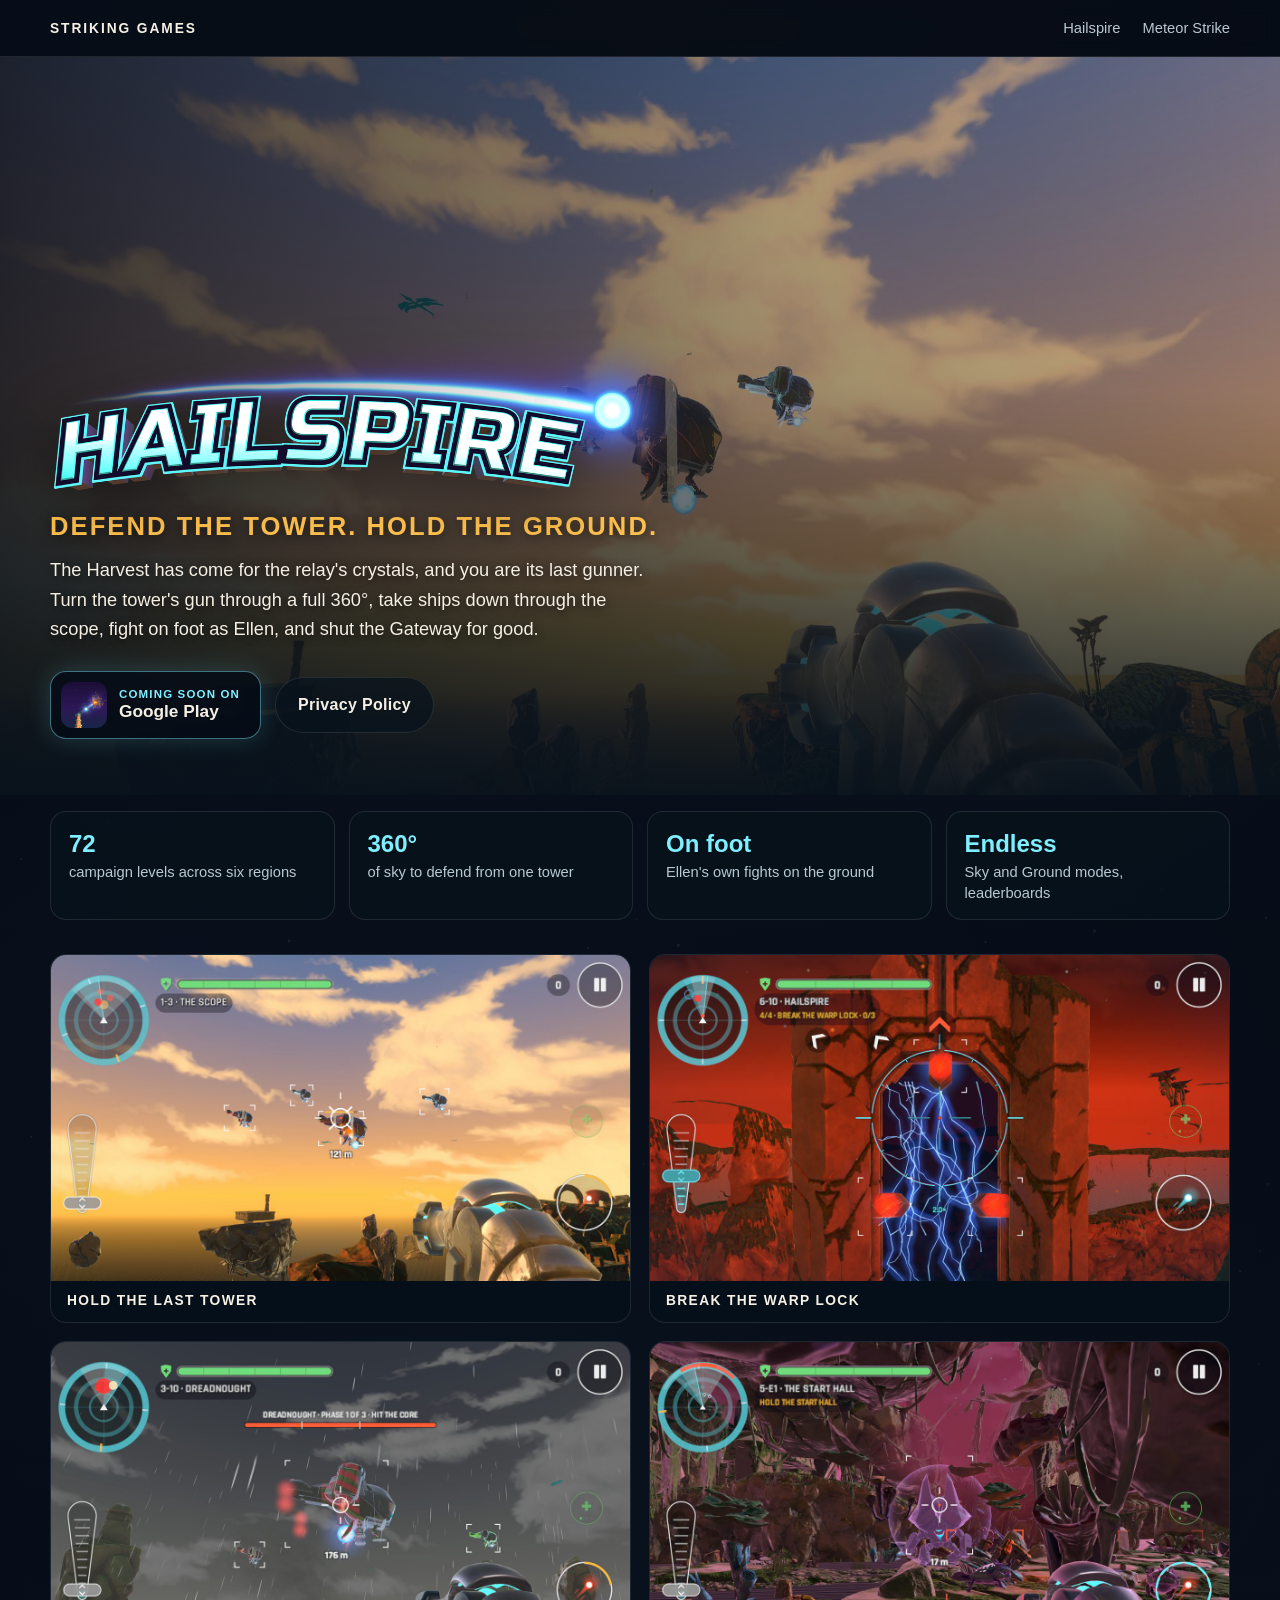
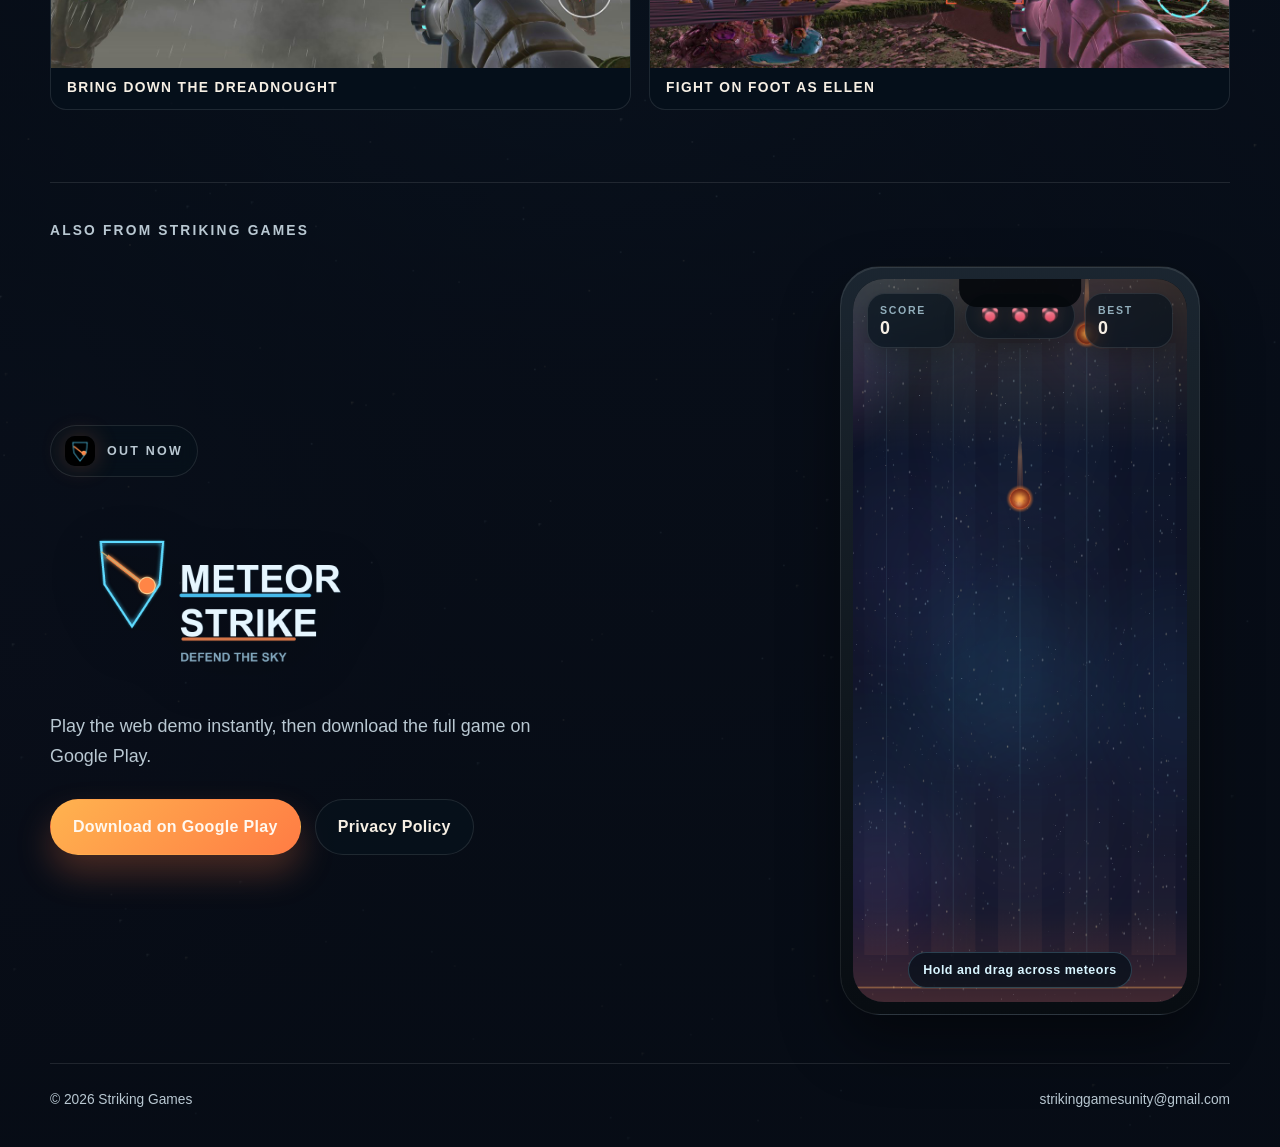
<file: index.html>
<!DOCTYPE html>
<html lang="en">
  <head>
    <meta charset="UTF-8" />
    <meta name="viewport" content="width=device-width, initial-scale=1" />
    <title>Striking Games | Hailspire, coming soon</title>
    <meta
      name="description"
      content="Hailspire, a 360° turret shooter from Striking Games, is coming soon to Google Play. Hold the last tower against the Harvest."
    />
    <meta name="theme-color" content="#08121c" />
    <meta property="og:title" content="Hailspire: coming soon to Google Play" />
    <meta property="og:description" content="Hold the last tower against the Harvest. A 360° turret shooter from Striking Games." />
    <meta property="og:image" content="https://strikinggames.github.io/assets/hailspire_og.jpg" />
    <meta property="og:type" content="website" />
    <link rel="icon" type="image/png" href="assets/hailspire_icon.png" />
    <link rel="stylesheet" href="styles.css" />
  </head>
  <body>
    <header class="studio-bar">
      <div class="studio-bar__inner">
        <span class="studio-bar__name">Striking Games</span>
        <nav class="studio-bar__nav" aria-label="Games">
          <a href="#hailspire">Hailspire</a>
          <a href="#meteor-strike">Meteor Strike</a>
        </nav>
      </div>
    </header>

    <section class="hs-hero" id="hailspire" aria-label="Hailspire, coming soon">
      <div class="hs-hero__inner">
        <img class="hs-hero__logo" src="assets/hailspire_logo.png" alt="Hailspire" />
        <p class="hs-hero__tagline"><span>Defend the tower.</span> <span>Hold the ground.</span></p>
        <p class="hs-hero__lead">
          The Harvest has come for the relay's crystals, and you are its last gunner. Turn the tower's gun through a
          full 360°, take ships down through the scope, fight on foot as Ellen, and shut the Gateway for good.
        </p>
        <div class="hs-hero__actions">
          <span class="hs-soon">
            <img class="hs-soon__icon" src="assets/hailspire_icon.png" alt="" />
            <span class="hs-soon__text"><small>Coming soon on</small>Google Play</span>
          </span>
          <a class="cta cta--secondary" href="https://strikinggames.github.io/hailspire-privacy/">Privacy Policy</a>
        </div>
      </div>
    </section>

    <main class="page page--stack">
      <section class="hs-facts" aria-label="What is in Hailspire">
        <div class="hs-fact"><strong>72</strong><span>campaign levels across six regions</span></div>
        <div class="hs-fact"><strong>360°</strong><span>of sky to defend from one tower</span></div>
        <div class="hs-fact"><strong>On foot</strong><span>Ellen's own fights on the ground</span></div>
        <div class="hs-fact"><strong>Endless</strong><span>Sky and Ground modes, leaderboards</span></div>
      </section>

      <section class="hs-shots" aria-label="Hailspire screenshots">
        <figure class="hs-shot">
          <img src="assets/hailspire_shot_1.jpg" alt="The tower's gun aiming at incoming ships under a golden sky" loading="lazy" />
          <figcaption>Hold the last tower</figcaption>
        </figure>
        <figure class="hs-shot">
          <img src="assets/hailspire_shot_2.jpg" alt="Three red crystals and blue lightning holding the Gateway's door open" loading="lazy" />
          <figcaption>Break the warp lock</figcaption>
        </figure>
        <figure class="hs-shot">
          <img src="assets/hailspire_shot_3.jpg" alt="The Dreadnought flying through a storm" loading="lazy" />
          <figcaption>Bring down the Dreadnought</figcaption>
        </figure>
        <figure class="hs-shot">
          <img src="assets/hailspire_shot_4.jpg" alt="Ellen on foot, facing creatures in a temple hall" loading="lazy" />
          <figcaption>Fight on foot as Ellen</figcaption>
        </figure>
      </section>

      <section class="also" id="meteor-strike" aria-label="Also from Striking Games">
        <h2 class="also__title">Also from Striking Games</h2>
        <section class="hero">
          <section class="hero-copy" aria-label="Meteor Strike by Striking Games">
            <header class="brand">
              <div class="brand__studio">
                <img class="brand__mark" src="assets/logo_meteor_strike_mark.png" alt="" />
                <span>Out now</span>
              </div>
              <img class="brand__logo" src="assets/logo_meteor_strike.png" alt="Meteor Strike" />
            </header>

            <p class="hero-copy__lead">
              Play the web demo instantly, then download the full game on Google Play.
            </p>

            <nav class="action-dock" aria-label="Meteor Strike actions">
              <a
                class="cta cta--primary"
                href="https://play.google.com/store/apps/details?id=com.strikinggames.meteorstrike"
                target="_blank"
                rel="noreferrer"
              >
                Download on Google Play
              </a>
              <a
                class="cta cta--secondary"
                href="https://strikinggames.github.io/meteor-strike-privacy/"
                target="_blank"
                rel="noreferrer"
              >
                Privacy Policy
              </a>
            </nav>
          </section>

          <section class="play-area" aria-label="Meteor Strike web demo">
            <div class="phone-frame">
              <div class="phone-screen">
                <div class="game-shell" data-game-root>
                  <canvas
                    class="game-canvas"
                    data-game-canvas
                    width="540"
                    height="1170"
                    aria-label="Playable Meteor Strike web demo"
                  ></canvas>

                  <div class="game-ui">
                    <div class="hud-row">
                      <div class="hud-chip">
                        <span class="hud-label">Score</span>
                        <strong data-game-score>0</strong>
                      </div>

                      <div class="hud-lives" aria-label="Lives remaining">
                        <img class="game-heart" src="assets/icon_heart.png" alt="" />
                        <img class="game-heart" src="assets/icon_heart.png" alt="" />
                        <img class="game-heart" src="assets/icon_heart.png" alt="" />
                      </div>

                      <div class="hud-chip">
                        <span class="hud-label">Best</span>
                        <strong data-game-best>0</strong>
                      </div>
                    </div>

                    <div class="game-tip" data-game-tip>Hold and drag across meteors</div>

                    <div class="game-overlay" data-game-menu>
                      <div class="overlay-card">
                        <p class="overlay-kicker">Loading Demo</p>
                        <h1 class="overlay-title">Meteor Strike</h1>
                        <p class="overlay-copy">Play in the browser, then grab the full version below.</p>
                        <button class="game-button" data-game-start type="button">Loading...</button>
                      </div>
                    </div>

                    <div class="game-overlay" data-game-over hidden>
                      <div class="overlay-card">
                        <p class="overlay-kicker">Run Over</p>
                        <p class="overlay-score" data-game-final-score>Final Score 0</p>
                        <p class="overlay-best" data-game-best-line>Best 0</p>
                        <button class="game-button" data-game-retry type="button">Play Again</button>
                      </div>
                    </div>
                  </div>
                </div>
              </div>
            </div>
          </section>
        </section>
      </section>
    </main>

    <footer class="studio-foot">
      <span>© 2026 Striking Games</span>
      <a href="mailto:strikinggamesunity@gmail.com">strikinggamesunity@gmail.com</a>
    </footer>

    <script src="demo.js"></script>
  </body>
</html>
</file>
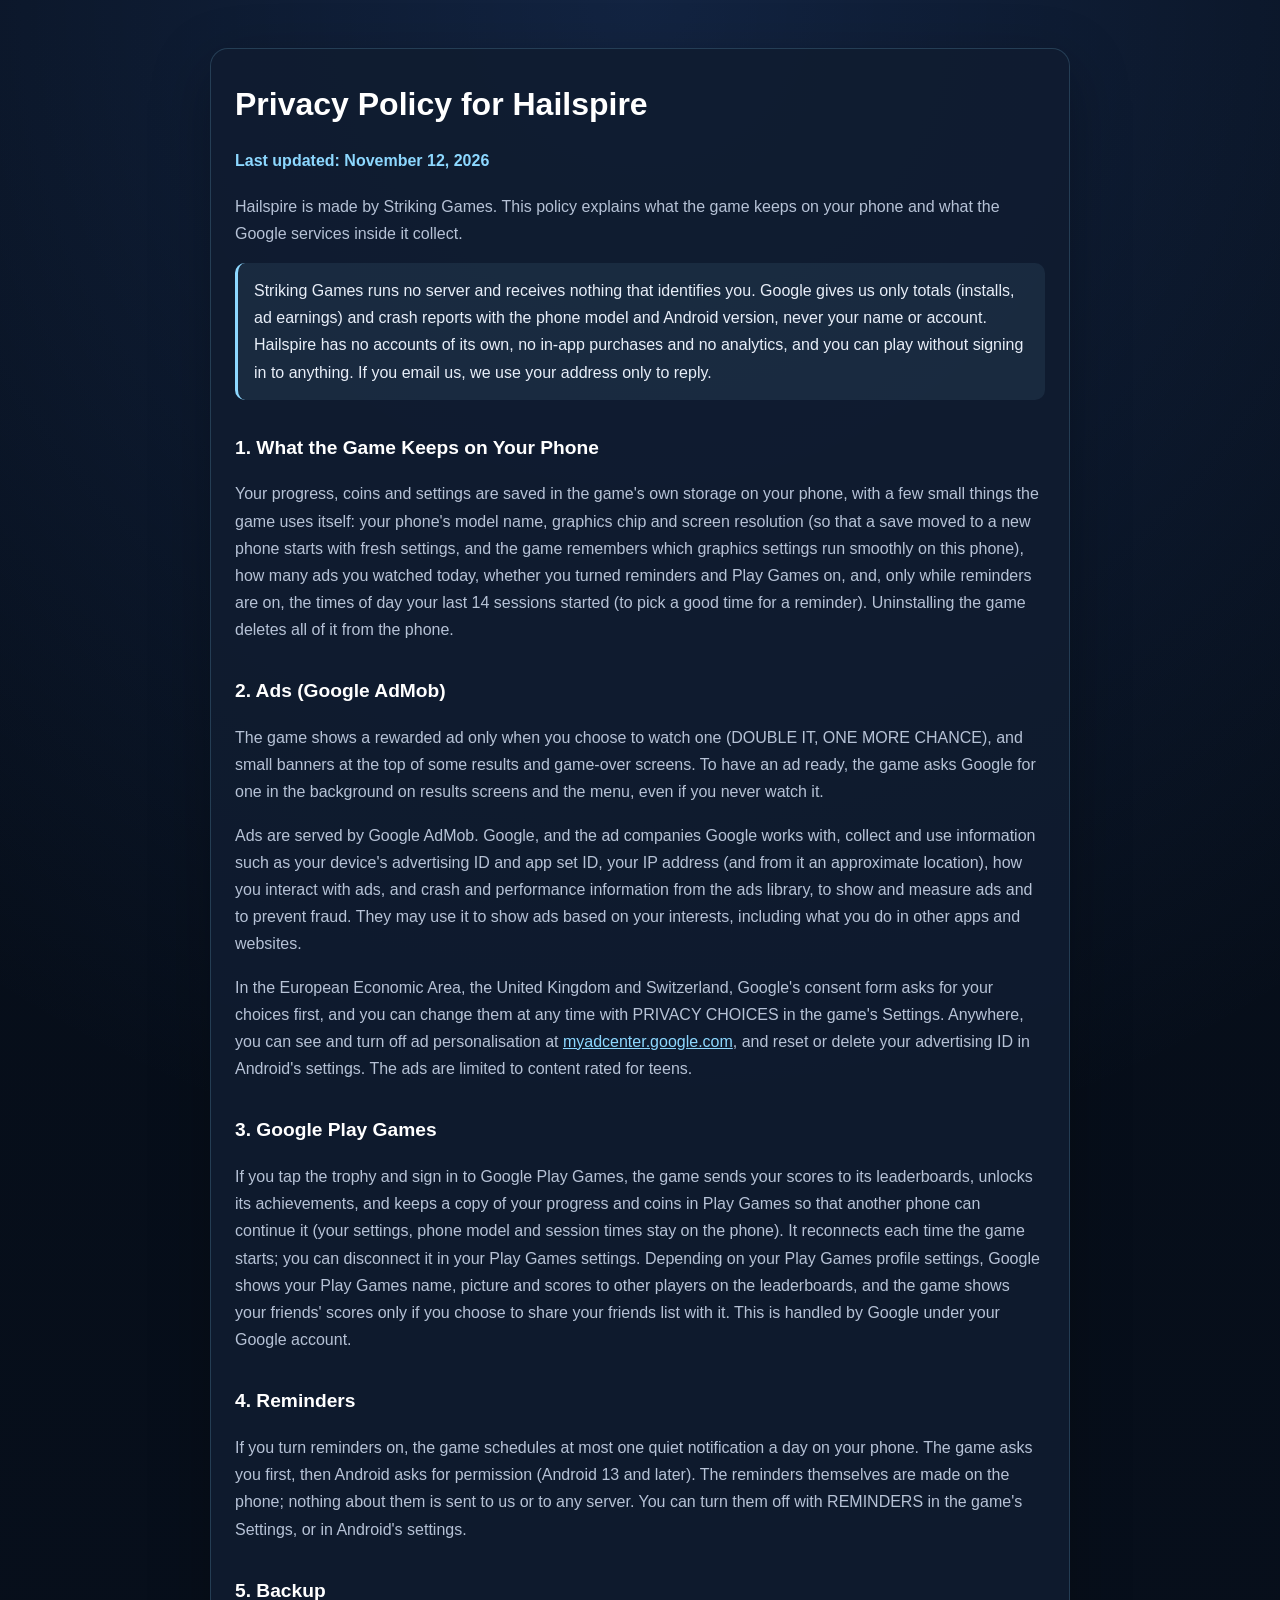
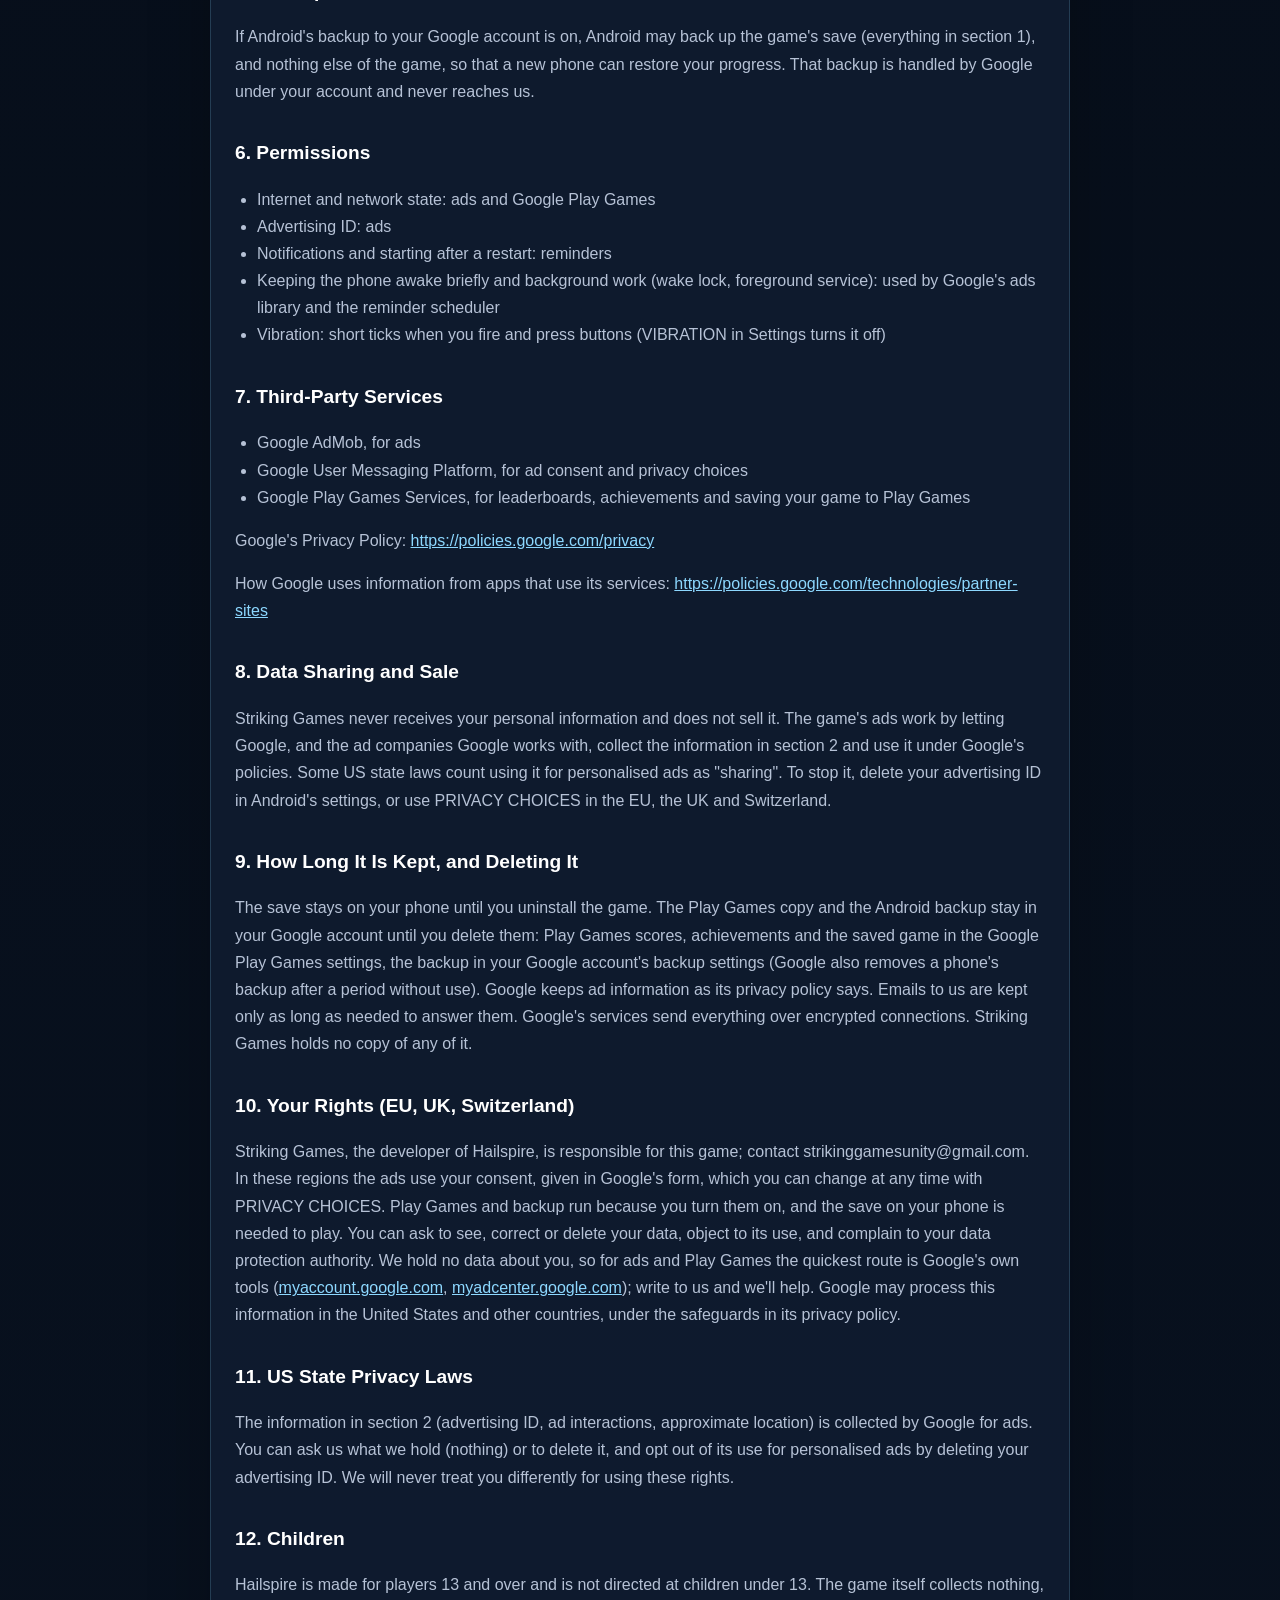
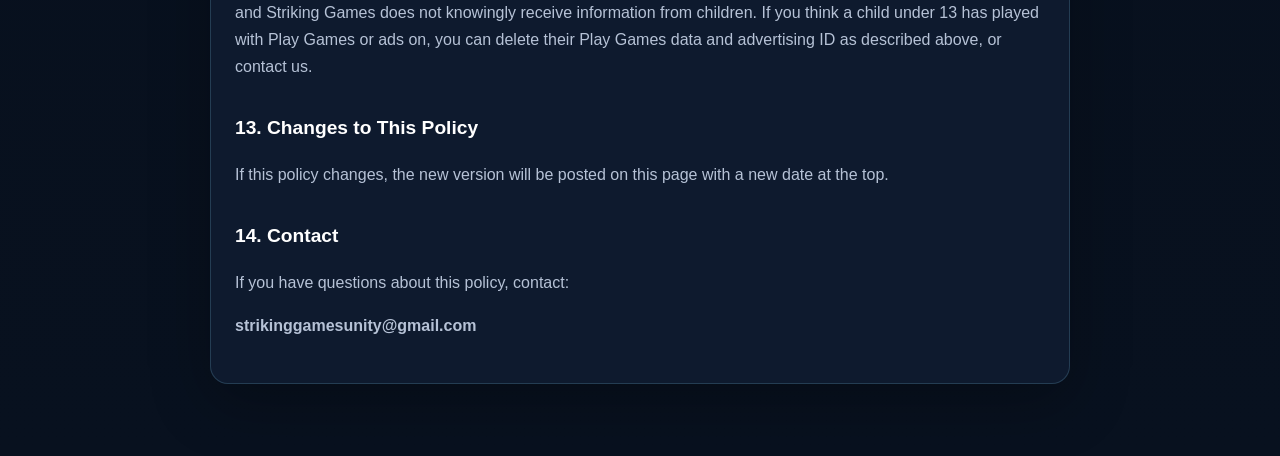
<file: hailspire-privacy/index.html>
<!DOCTYPE html>
<html lang="en">
<head>
    <meta charset="UTF-8">
    <meta name="viewport" content="width=device-width, initial-scale=1.0">
    <title>Privacy Policy - Hailspire</title>
    <style>
        :root {
            --bg: #08111f;
            --panel: #101c30;
            --text: #e8eef8;
            --muted: #b6c2d6;
            --accent: #8dd8ff;
            --line: rgba(141, 216, 255, 0.18);
        }

        * {
            box-sizing: border-box;
        }

        body {
            margin: 0;
            font-family: Arial, sans-serif;
            background:
                radial-gradient(circle at top, rgba(75, 140, 255, 0.18), transparent 32%),
                linear-gradient(180deg, #060d18 0%, var(--bg) 100%);
            color: var(--text);
            line-height: 1.7;
        }

        main {
            max-width: 900px;
            margin: 0 auto;
            padding: 48px 20px 72px;
        }

        .card {
            background: rgba(16, 28, 48, 0.9);
            border: 1px solid var(--line);
            border-radius: 18px;
            padding: 28px 24px;
            box-shadow: 0 18px 60px rgba(0, 0, 0, 0.28);
        }

        h1, h2 {
            margin-top: 0;
            color: white;
        }

        h1 {
            font-size: 2rem;
            margin-bottom: 10px;
        }

        h2 {
            font-size: 1.2rem;
            margin-top: 32px;
            margin-bottom: 10px;
        }

        p, li {
            color: var(--muted);
        }

        ul {
            padding-left: 22px;
        }

        a {
            color: var(--accent);
        }

        .meta {
            color: var(--accent);
            font-weight: 700;
            margin-bottom: 18px;
        }

        .note {
            padding: 14px 16px;
            border-left: 3px solid var(--accent);
            background: rgba(141, 216, 255, 0.08);
            border-radius: 10px;
        }
    </style>
</head>
<body>
<main>
    <section class="card">
        <h1>Privacy Policy for Hailspire</h1>
        <p class="meta">Last updated: November 12, 2026</p>

        <p>
            Hailspire is made by Striking Games. This policy explains what the game keeps on your phone and
            what the Google services inside it collect.
        </p>

        <div class="note">
            Striking Games runs no server and receives nothing that identifies you. Google gives us only totals
            (installs, ad earnings) and crash reports with the phone model and Android version, never your name or
            account. Hailspire has no accounts of its own, no in-app purchases and no analytics, and you can play
            without signing in to anything. If you email us, we use your address only to reply.
        </div>

        <h2>1. What the Game Keeps on Your Phone</h2>
        <p>
            Your progress, coins and settings are saved in the game's own storage on your phone, with a few small
            things the game uses itself: your phone's model name, graphics chip and screen resolution (so that a
            save moved to a new phone starts with fresh settings, and the game remembers which graphics settings run
            smoothly on this phone), how many ads you watched today, whether you turned reminders and Play Games on, and,
            only while reminders are on, the times of day your last 14 sessions started (to pick a good time for a
            reminder). Uninstalling the game deletes all of it from the phone.
        </p>

        <h2>2. Ads (Google AdMob)</h2>
        <p>
            The game shows a rewarded ad only when you choose to watch one (DOUBLE IT, ONE MORE CHANCE), and small
            banners at the top of some results and game-over screens. To have an ad ready, the game asks Google for
            one in the background on results screens and the menu, even if you never watch it.
        </p>
        <p>
            Ads are served by Google AdMob. Google, and the ad companies Google works with, collect and use
            information such as your device's advertising ID and app set ID, your IP address (and from it an
            approximate location), how you interact with ads, and crash and performance information from the ads
            library, to show and measure ads and to prevent fraud. They may use it to show ads based on your
            interests, including what you do in other apps and websites.
        </p>
        <p>
            In the European Economic Area, the United Kingdom and Switzerland, Google's consent form asks for your
            choices first, and you can change them at any time with PRIVACY CHOICES in the game's Settings.
            Anywhere, you can see and turn off ad personalisation at
            <a href="https://myadcenter.google.com" target="_blank" rel="noopener noreferrer">myadcenter.google.com</a>,
            and reset or delete your advertising ID in Android's settings. The ads are limited to content rated for
            teens.
        </p>

        <h2>3. Google Play Games</h2>
        <p>
            If you tap the trophy and sign in to Google Play Games, the game sends your scores to its leaderboards,
            unlocks its achievements, and keeps a copy of your progress and coins in Play Games so that another
            phone can continue it (your settings, phone model and session times stay on the phone). It reconnects
            each time the game starts; you can disconnect it in your Play Games settings. Depending on your Play
            Games profile settings, Google shows your Play Games name, picture and scores to other players on the
            leaderboards, and the game shows your friends' scores only if you choose to share your friends list
            with it. This is handled by Google under your Google account.
        </p>

        <h2>4. Reminders</h2>
        <p>
            If you turn reminders on, the game schedules at most one quiet notification a day on your phone. The
            game asks you first, then Android asks for permission (Android 13 and later). The reminders themselves
            are made on the phone; nothing about them is sent to us or to any server. You can turn them off with
            REMINDERS in the game's Settings, or in Android's settings.
        </p>

        <h2>5. Backup</h2>
        <p>
            If Android's backup to your Google account is on, Android may back up the game's save (everything in
            section 1), and nothing else of the game, so that a new phone can restore your progress. That backup
            is handled by Google under your account and never reaches us.
        </p>

        <h2>6. Permissions</h2>
        <ul>
            <li>Internet and network state: ads and Google Play Games</li>
            <li>Advertising ID: ads</li>
            <li>Notifications and starting after a restart: reminders</li>
            <li>Keeping the phone awake briefly and background work (wake lock, foreground service): used by
                Google's ads library and the reminder scheduler</li>
            <li>Vibration: short ticks when you fire and press buttons (VIBRATION in Settings turns it off)</li>
        </ul>

        <h2>7. Third-Party Services</h2>
        <ul>
            <li>Google AdMob, for ads</li>
            <li>Google User Messaging Platform, for ad consent and privacy choices</li>
            <li>Google Play Games Services, for leaderboards, achievements and saving your game to Play Games</li>
        </ul>
        <p>
            Google's Privacy Policy:
            <a href="https://policies.google.com/privacy" target="_blank" rel="noopener noreferrer">https://policies.google.com/privacy</a>
        </p>
        <p>
            How Google uses information from apps that use its services:
            <a href="https://policies.google.com/technologies/partner-sites" target="_blank" rel="noopener noreferrer">https://policies.google.com/technologies/partner-sites</a>
        </p>

        <h2>8. Data Sharing and Sale</h2>
        <p>
            Striking Games never receives your personal information and does not sell it. The game's ads work by
            letting Google, and the ad companies Google works with, collect the information in section 2 and use
            it under Google's policies. Some US state laws count using it for personalised ads as "sharing". To
            stop it, delete your advertising ID in Android's settings, or use PRIVACY CHOICES in the EU, the UK and
            Switzerland.
        </p>

        <h2>9. How Long It Is Kept, and Deleting It</h2>
        <p>
            The save stays on your phone until you uninstall the game. The Play Games copy and the Android backup
            stay in your Google account until you delete them: Play Games scores, achievements and the saved game
            in the Google Play Games settings, the backup in your Google account's backup settings (Google also
            removes a phone's backup after a period without use). Google keeps ad information as its privacy
            policy says. Emails to us are kept only as long as needed to answer them. Google's services send
            everything over encrypted connections. Striking Games holds no copy of any of it.
        </p>

        <h2>10. Your Rights (EU, UK, Switzerland)</h2>
        <p>
            Striking Games, the developer of Hailspire, is responsible for this game; contact
            strikinggamesunity@gmail.com. In these regions the ads use your consent, given in Google's form, which
            you can change at any time with PRIVACY CHOICES. Play Games and backup run because you turn them on,
            and the save on your phone is needed to play. You can ask to see, correct or delete your data, object
            to its use, and complain to your data protection authority. We hold no data about you, so for ads and
            Play Games the quickest route is Google's own tools
            (<a href="https://myaccount.google.com" target="_blank" rel="noopener noreferrer">myaccount.google.com</a>,
            <a href="https://myadcenter.google.com" target="_blank" rel="noopener noreferrer">myadcenter.google.com</a>);
            write to us and we'll help. Google may process this information in the United States and other
            countries, under the safeguards in its privacy policy.
        </p>

        <h2>11. US State Privacy Laws</h2>
        <p>
            The information in section 2 (advertising ID, ad interactions, approximate location) is collected by
            Google for ads. You can ask us what we hold (nothing) or to delete it, and opt out of its use for
            personalised ads by deleting your advertising ID. We will never treat you differently for using these
            rights.
        </p>

        <h2>12. Children</h2>
        <p>
            Hailspire is made for players 13 and over and is not directed at children under 13. The game itself
            collects nothing, and Striking Games does not knowingly receive information from children. If you
            think a child under 13 has played with Play Games or ads on, you can delete their Play Games data and
            advertising ID as described above, or contact us.
        </p>

        <h2>13. Changes to This Policy</h2>
        <p>
            If this policy changes, the new version will be posted on this page with a new date at the top.
        </p>

        <h2>14. Contact</h2>
        <p>If you have questions about this policy, contact:</p>
        <p><strong>strikinggamesunity@gmail.com</strong></p>
    </section>
</main>
</body>
</html>
</file>
<file: styles.css>
:root {
  --bg-top: #07111a;
  --bg-bottom: #10263a;
  --panel: rgba(7, 18, 28, 0.78);
  --panel-strong: rgba(6, 16, 27, 0.9);
  --line: rgba(255, 255, 255, 0.1);
  --line-strong: rgba(255, 184, 97, 0.34);
  --text-main: #f6efe4;
  --text-soft: #b9c8d2;
  --accent: #ff7c44;
  --accent-strong: #ffb34f;
  --ice: #8fe5ff;
}

* {
  box-sizing: border-box;
}

html,
body {
  margin: 0;
  min-height: 100%;
}

body {
  color: var(--text-main);
  font-family: "Avenir Next", "Segoe UI", "Trebuchet MS", sans-serif;
  background:
    linear-gradient(180deg, rgba(5, 11, 19, 0.72), rgba(5, 11, 19, 0.9)),
    radial-gradient(circle at top, rgba(255, 170, 90, 0.14), transparent 26%),
    radial-gradient(circle at 82% 18%, rgba(143, 229, 255, 0.12), transparent 18%),
    url("assets/background_space.png") center top / cover no-repeat,
    linear-gradient(180deg, var(--bg-top), var(--bg-bottom));
  overflow-x: hidden;
}

body::before {
  content: "";
  position: fixed;
  inset: 0;
  pointer-events: none;
  background:
    radial-gradient(circle at 14% 22%, rgba(255, 255, 255, 0.82) 0 1px, transparent 1.4px),
    radial-gradient(circle at 62% 18%, rgba(255, 255, 255, 0.72) 0 1px, transparent 1.6px),
    radial-gradient(circle at 82% 64%, rgba(255, 255, 255, 0.55) 0 1px, transparent 1.5px),
    radial-gradient(circle at 36% 78%, rgba(255, 255, 255, 0.6) 0 1px, transparent 1.5px);
  opacity: 0.48;
}

a {
  color: inherit;
  text-decoration: none;
}

img {
  display: block;
  max-width: 100%;
}

.page {
  width: min(calc(100% - 48px), 1180px);
  min-height: 100vh;
  margin: 0 auto;
  padding: 40px 0 48px;
  display: flex;
  align-items: center;
}

.hero {
  width: 100%;
  display: grid;
  grid-template-columns: minmax(320px, 1fr) minmax(340px, 420px);
  gap: clamp(32px, 5vw, 72px);
  align-items: center;
}

.hero-copy {
  max-width: 560px;
}

.brand {
  display: grid;
  gap: 18px;
}

.brand__studio {
  display: inline-flex;
  align-items: center;
  justify-content: center;
  gap: 12px;
  width: fit-content;
  padding: 10px 14px;
  border: 1px solid var(--line);
  border-radius: 999px;
  background: rgba(7, 18, 28, 0.56);
  backdrop-filter: blur(10px);
  color: var(--text-soft);
  font-size: 0.78rem;
  font-weight: 800;
  letter-spacing: 0.18em;
  text-transform: uppercase;
}

.brand__mark {
  width: 30px;
  height: 30px;
  border-radius: 10px;
  box-shadow: 0 0 24px rgba(255, 124, 68, 0.24);
}

.brand__logo {
  width: min(100%, 390px);
  filter: drop-shadow(0 14px 24px rgba(0, 0, 0, 0.28));
}

.hero-copy__lead {
  margin: 22px 0 0;
  max-width: 32rem;
  color: var(--text-soft);
  font-size: clamp(1.05rem, 1.4vw, 1.22rem);
  line-height: 1.65;
}

.action-dock {
  display: flex;
  flex-wrap: wrap;
  gap: 14px;
  margin-top: 28px;
}

.cta {
  display: inline-flex;
  align-items: center;
  justify-content: center;
  min-height: 56px;
  padding: 0 22px;
  border: 1px solid transparent;
  border-radius: 999px;
  font-size: 1rem;
  font-weight: 800;
  letter-spacing: 0.02em;
  text-align: center;
  transition: transform 0.18s ease, border-color 0.18s ease, background 0.18s ease;
}

.cta:hover,
.cta:focus-visible {
  transform: translateY(-1px);
}

.cta--primary {
  background: linear-gradient(135deg, var(--accent-strong), var(--accent));
  color: #fff8ef;
  box-shadow: 0 18px 34px rgba(255, 123, 68, 0.26);
}

.cta--secondary {
  border-color: var(--line);
  background: rgba(7, 18, 28, 0.72);
  color: var(--text-main);
}

.play-area {
  display: flex;
  justify-content: center;
}

.phone-frame {
  position: relative;
  width: min(100%, 408px, calc((100vh - 120px) * 0.4615));
  padding: 12px;
  border: 1px solid rgba(255, 255, 255, 0.08);
  border-radius: 40px;
  background: linear-gradient(180deg, rgba(28, 39, 49, 0.96), rgba(8, 13, 18, 0.98));
  box-shadow:
    0 28px 60px rgba(0, 0, 0, 0.42),
    inset 0 1px 0 rgba(255, 255, 255, 0.1);
}

.phone-frame::before {
  content: "";
  position: absolute;
  top: 12px;
  left: 50%;
  width: 34%;
  height: 28px;
  transform: translateX(-50%);
  border-radius: 0 0 18px 18px;
  background: rgba(5, 8, 12, 0.92);
  z-index: 3;
}

.phone-screen {
  position: relative;
  overflow: hidden;
  border-radius: 31px;
  aspect-ratio: 540 / 1170;
  background: #06111a;
  box-shadow: inset 0 0 0 1px rgba(255, 255, 255, 0.04);
}

.game-shell {
  position: relative;
  width: 100%;
  height: 100%;
}

.game-canvas {
  display: block;
  width: 100%;
  height: auto;
  aspect-ratio: 540 / 1170;
  background: #06111a;
  touch-action: none;
  user-select: none;
  -webkit-tap-highlight-color: transparent;
  -webkit-user-select: none;
  -webkit-touch-callout: none;
}

.game-ui {
  position: absolute;
  inset: 0;
  display: flex;
  flex-direction: column;
  justify-content: space-between;
  padding: 14px;
  pointer-events: none;
}

.hud-row {
  display: grid;
  grid-template-columns: minmax(0, 1fr) auto minmax(0, 1fr);
  gap: 10px;
  align-items: start;
}

.hud-chip,
.hud-lives {
  border: 1px solid rgba(255, 255, 255, 0.1);
  background: rgba(7, 18, 28, 0.68);
  backdrop-filter: blur(10px);
  box-shadow: 0 10px 22px rgba(0, 0, 0, 0.24);
}

.hud-chip {
  display: grid;
  gap: 4px;
  padding: 10px 12px;
  border-radius: 18px;
}

.hud-label {
  color: #93afbc;
  font-size: 0.66rem;
  font-weight: 700;
  letter-spacing: 0.16em;
  text-transform: uppercase;
}

.hud-chip strong {
  font-size: 1.12rem;
  line-height: 1;
}

.hud-lives {
  display: flex;
  align-items: center;
  justify-content: center;
  gap: 6px;
  padding: 10px 12px;
  border-radius: 999px;
}

.game-heart {
  width: 24px;
  height: 24px;
  filter: drop-shadow(0 0 8px rgba(255, 123, 68, 0.26));
  transition: opacity 0.16s ease, transform 0.16s ease;
}

.game-heart.is-empty {
  opacity: 0.22;
  transform: scale(0.92);
}

.game-tip {
  align-self: center;
  max-width: 78%;
  padding: 10px 14px;
  border: 1px solid rgba(143, 229, 255, 0.22);
  border-radius: 999px;
  background: rgba(6, 16, 27, 0.76);
  backdrop-filter: blur(10px);
  color: #d9f5ff;
  font-size: 0.78rem;
  font-weight: 600;
  letter-spacing: 0.04em;
  text-align: center;
  transition: opacity 0.18s ease, transform 0.18s ease;
}

.game-tip.is-hidden {
  opacity: 0;
  transform: translateY(8px);
}

.game-overlay {
  position: absolute;
  inset: 0;
  display: grid;
  place-items: center;
  padding: 22px;
  background: linear-gradient(180deg, rgba(6, 16, 27, 0.54), rgba(6, 16, 27, 0.8));
  pointer-events: auto;
}

.game-overlay[hidden] {
  display: none;
}

.overlay-card {
  width: min(100%, 300px);
  padding: 22px 20px 20px;
  border: 1px solid var(--line);
  border-radius: 26px;
  background: rgba(6, 16, 27, 0.84);
  box-shadow: 0 24px 40px rgba(0, 0, 0, 0.32);
  text-align: center;
  backdrop-filter: blur(14px);
}

.overlay-kicker {
  margin: 0 0 10px;
  color: var(--accent-strong);
  font-size: 0.72rem;
  font-weight: 800;
  letter-spacing: 0.2em;
  text-transform: uppercase;
}

.overlay-title,
.overlay-score,
.overlay-best {
  margin: 0;
}

.overlay-title {
  font-size: 1.7rem;
  line-height: 1.05;
}

.overlay-copy {
  margin: 10px 0 18px;
  color: var(--text-soft);
  line-height: 1.45;
}

.overlay-score {
  font-size: 1.24rem;
  font-weight: 800;
}

.overlay-best {
  margin-top: 8px;
  color: var(--text-soft);
}

.game-button {
  min-width: 156px;
  margin-top: 18px;
  padding: 13px 20px;
  border: 0;
  border-radius: 999px;
  background: linear-gradient(135deg, var(--accent-strong), var(--accent));
  color: #fff8ee;
  font: inherit;
  font-weight: 800;
  letter-spacing: 0.03em;
  cursor: pointer;
  box-shadow: 0 16px 32px rgba(255, 123, 68, 0.3);
}

.game-button:disabled {
  opacity: 0.72;
  cursor: default;
  box-shadow: none;
}

@media (max-width: 860px) {
  .page {
    width: 100%;
    min-height: auto;
    padding: 16px 12px calc(104px + env(safe-area-inset-bottom));
    display: block;
  }

  .hero {
    display: flex;
    flex-direction: column;
    gap: 16px;
  }

  .play-area {
    order: 1;
    width: 100%;
  }

  .hero-copy {
    order: 2;
    width: 100%;
    max-width: none;
    display: grid;
    justify-items: center;
    text-align: center;
  }

  .brand {
    gap: 12px;
  }

  .brand__studio {
    padding: 9px 12px;
    font-size: 0.72rem;
    letter-spacing: 0.16em;
  }

  .brand__logo {
    width: min(100%, 260px);
  }

  .hero-copy__lead {
    margin-top: 14px;
    font-size: 0.94rem;
  }

  .phone-frame {
    width: min(100%, 420px);
    padding: 8px;
    border-radius: 32px;
  }

  .phone-frame::before {
    top: 8px;
    height: 24px;
    border-radius: 0 0 15px 15px;
  }

  .phone-screen {
    border-radius: 24px;
  }

  .game-ui {
    padding: 12px;
  }

  .hud-row {
    gap: 8px;
  }

  .hud-chip {
    padding: 9px 10px;
  }

  .hud-lives {
    padding: 9px 10px;
  }

  .game-heart {
    width: 22px;
    height: 22px;
  }

  .game-tip {
    max-width: 82%;
    font-size: 0.74rem;
    padding: 9px 12px;
  }

  .overlay-card {
    width: min(100%, 278px);
    padding: 20px 18px 18px;
  }

  .action-dock {
    position: fixed;
    left: 12px;
    right: 12px;
    bottom: calc(12px + env(safe-area-inset-bottom));
    z-index: 20;
    display: grid;
    grid-template-columns: 1fr 1fr;
    gap: 10px;
    width: auto;
    margin-top: 0;
    padding: 10px;
    border: 1px solid rgba(255, 255, 255, 0.08);
    border-radius: 24px;
    background: rgba(6, 16, 27, 0.8);
    backdrop-filter: blur(14px);
    box-shadow: 0 18px 34px rgba(0, 0, 0, 0.3);
  }

  .cta {
    min-height: 50px;
    padding: 0 14px;
    font-size: 0.92rem;
  }
}

/* ---------- Hailspire, the studio's main game (coming soon) ---------- */

:root {
  --hs-cyan: #7fefff;
  --hs-amber: #ffc04d;
  --hs-night: #0b1424;
}

.studio-bar {
  position: sticky;
  top: 0;
  z-index: 10;
  background: rgba(6, 12, 22, 0.72);
  backdrop-filter: blur(10px);
  border-bottom: 1px solid var(--line);
}

.studio-bar__inner {
  width: min(calc(100% - 32px), 1180px);
  margin: 0 auto;
  height: 56px;
  display: flex;
  align-items: center;
  justify-content: space-between;
}

.studio-bar__name {
  font-weight: 700;
  letter-spacing: 0.14em;
  text-transform: uppercase;
  font-size: 0.86rem;
}

.studio-bar__nav {
  display: flex;
  gap: 22px;
  font-size: 0.92rem;
  color: var(--text-soft);
}

.studio-bar__nav a:hover,
.studio-bar__nav a:focus-visible {
  color: var(--text-main);
}

.hs-hero {
  position: relative;
  min-height: min(82vh, 760px);
  display: flex;
  align-items: flex-end;
  background:
    linear-gradient(180deg, rgba(6, 12, 22, 0.15) 0%, rgba(6, 12, 22, 0.25) 45%, rgba(8, 18, 28, 0.96) 100%),
    linear-gradient(90deg, rgba(6, 12, 22, 0.78) 0%, rgba(6, 12, 22, 0.2) 60%, rgba(6, 12, 22, 0) 100%),
    url("assets/hailspire_hero.jpg") center 40% / cover no-repeat;
}

.hs-hero__inner {
  width: min(calc(100% - 32px), 1180px);
  margin: 0 auto;
  padding: 120px 0 56px;
}

.hs-hero__logo {
  width: min(640px, 92%);
  filter: drop-shadow(0 10px 30px rgba(0, 0, 0, 0.45));
}

.hs-hero__tagline {
  margin: 18px 0 0;
  font-size: clamp(1.2rem, 2.4vw, 1.6rem);
  font-weight: 700;
  letter-spacing: 0.08em;
  text-transform: uppercase;
  color: var(--hs-amber);
  text-shadow: 0 2px 12px rgba(0, 0, 0, 0.6);
}

.hs-hero__tagline span {
  display: inline-block;
}

.hs-hero__lead {
  max-width: 600px;
  margin: 14px 0 0;
  font-size: clamp(1rem, 1.6vw, 1.14rem);
  line-height: 1.6;
  color: var(--text-main);
  text-shadow: 0 2px 10px rgba(0, 0, 0, 0.7);
}

.hs-hero__actions {
  margin-top: 28px;
  display: flex;
  flex-wrap: wrap;
  align-items: center;
  gap: 14px;
}

.hs-soon {
  display: inline-flex;
  align-items: center;
  gap: 12px;
  padding: 10px 20px 10px 10px;
  border-radius: 16px;
  background: rgba(6, 12, 22, 0.82);
  border: 1px solid rgba(127, 239, 255, 0.45);
  box-shadow: 0 0 24px rgba(127, 239, 255, 0.18);
}

.hs-soon__icon {
  width: 46px;
  height: 46px;
  border-radius: 11px;
}

.hs-soon__text {
  display: flex;
  flex-direction: column;
  font-weight: 700;
  font-size: 1.08rem;
  line-height: 1.15;
}

.hs-soon__text small {
  font-weight: 600;
  font-size: 0.72rem;
  letter-spacing: 0.1em;
  text-transform: uppercase;
  color: var(--hs-cyan);
}

.page--stack {
  display: block;
  min-height: auto;
  padding-top: 8px;
}

.hs-facts {
  display: grid;
  grid-template-columns: repeat(4, minmax(0, 1fr));
  gap: 14px;
  margin: 8px 0 34px;
}

.hs-fact {
  padding: 18px 18px 16px;
  border-radius: 16px;
  background: var(--panel);
  border: 1px solid var(--line);
}

.hs-fact strong {
  display: block;
  font-size: 1.5rem;
  color: var(--hs-cyan);
}

.hs-fact span {
  display: block;
  margin-top: 4px;
  font-size: 0.92rem;
  color: var(--text-soft);
  line-height: 1.4;
}

.hs-shots {
  display: grid;
  grid-template-columns: repeat(2, minmax(0, 1fr));
  gap: 18px;
}

.hs-shot {
  margin: 0;
  border-radius: 16px;
  overflow: hidden;
  background: var(--panel-strong);
  border: 1px solid var(--line);
}

.hs-shot img {
  width: 100%;
  aspect-ratio: 16 / 9;
  object-fit: cover;
}

.hs-shot figcaption {
  padding: 12px 16px 14px;
  font-weight: 700;
  font-size: 0.86rem;
  letter-spacing: 0.1em;
  text-transform: uppercase;
}

.also {
  margin-top: 72px;
  padding-top: 40px;
  border-top: 1px solid var(--line);
}

.also__title {
  margin: 0 0 28px;
  font-size: 0.86rem;
  letter-spacing: 0.16em;
  text-transform: uppercase;
  color: var(--text-soft);
}

.studio-foot {
  width: min(calc(100% - 32px), 1180px);
  margin: 0 auto;
  padding: 28px 0 40px;
  display: flex;
  flex-wrap: wrap;
  justify-content: space-between;
  gap: 10px;
  font-size: 0.86rem;
  color: var(--text-soft);
  border-top: 1px solid var(--line);
}

@media (max-width: 860px) {
  .hs-facts {
    grid-template-columns: repeat(2, minmax(0, 1fr));
  }

  .hs-shots {
    grid-template-columns: 1fr;
  }

  .hs-hero__inner {
    padding: 96px 0 40px;
  }

  .studio-bar__nav {
    gap: 14px;
    font-size: 0.84rem;
  }

  /* Meteor Strike is the second game here: its words before its demo, and its buttons stay in the section
     instead of the fixed bar the page had when it was the only game. */
  .page--stack {
    padding-bottom: 24px;
  }

  .also .hero-copy {
    order: 1;
  }

  .also .play-area {
    order: 2;
  }

  .also .brand {
    justify-items: center;
  }

  .also .phone-frame {
    width: min(100%, 340px);
  }

  .also .action-dock {
    position: static;
    display: flex;
    flex-wrap: wrap;
    justify-content: center;
    gap: 10px;
    margin-top: 20px;
    padding: 0;
    border: 0;
    background: none;
    backdrop-filter: none;
    box-shadow: none;
  }

  .also .cta {
    white-space: nowrap;
  }
}
</file>
